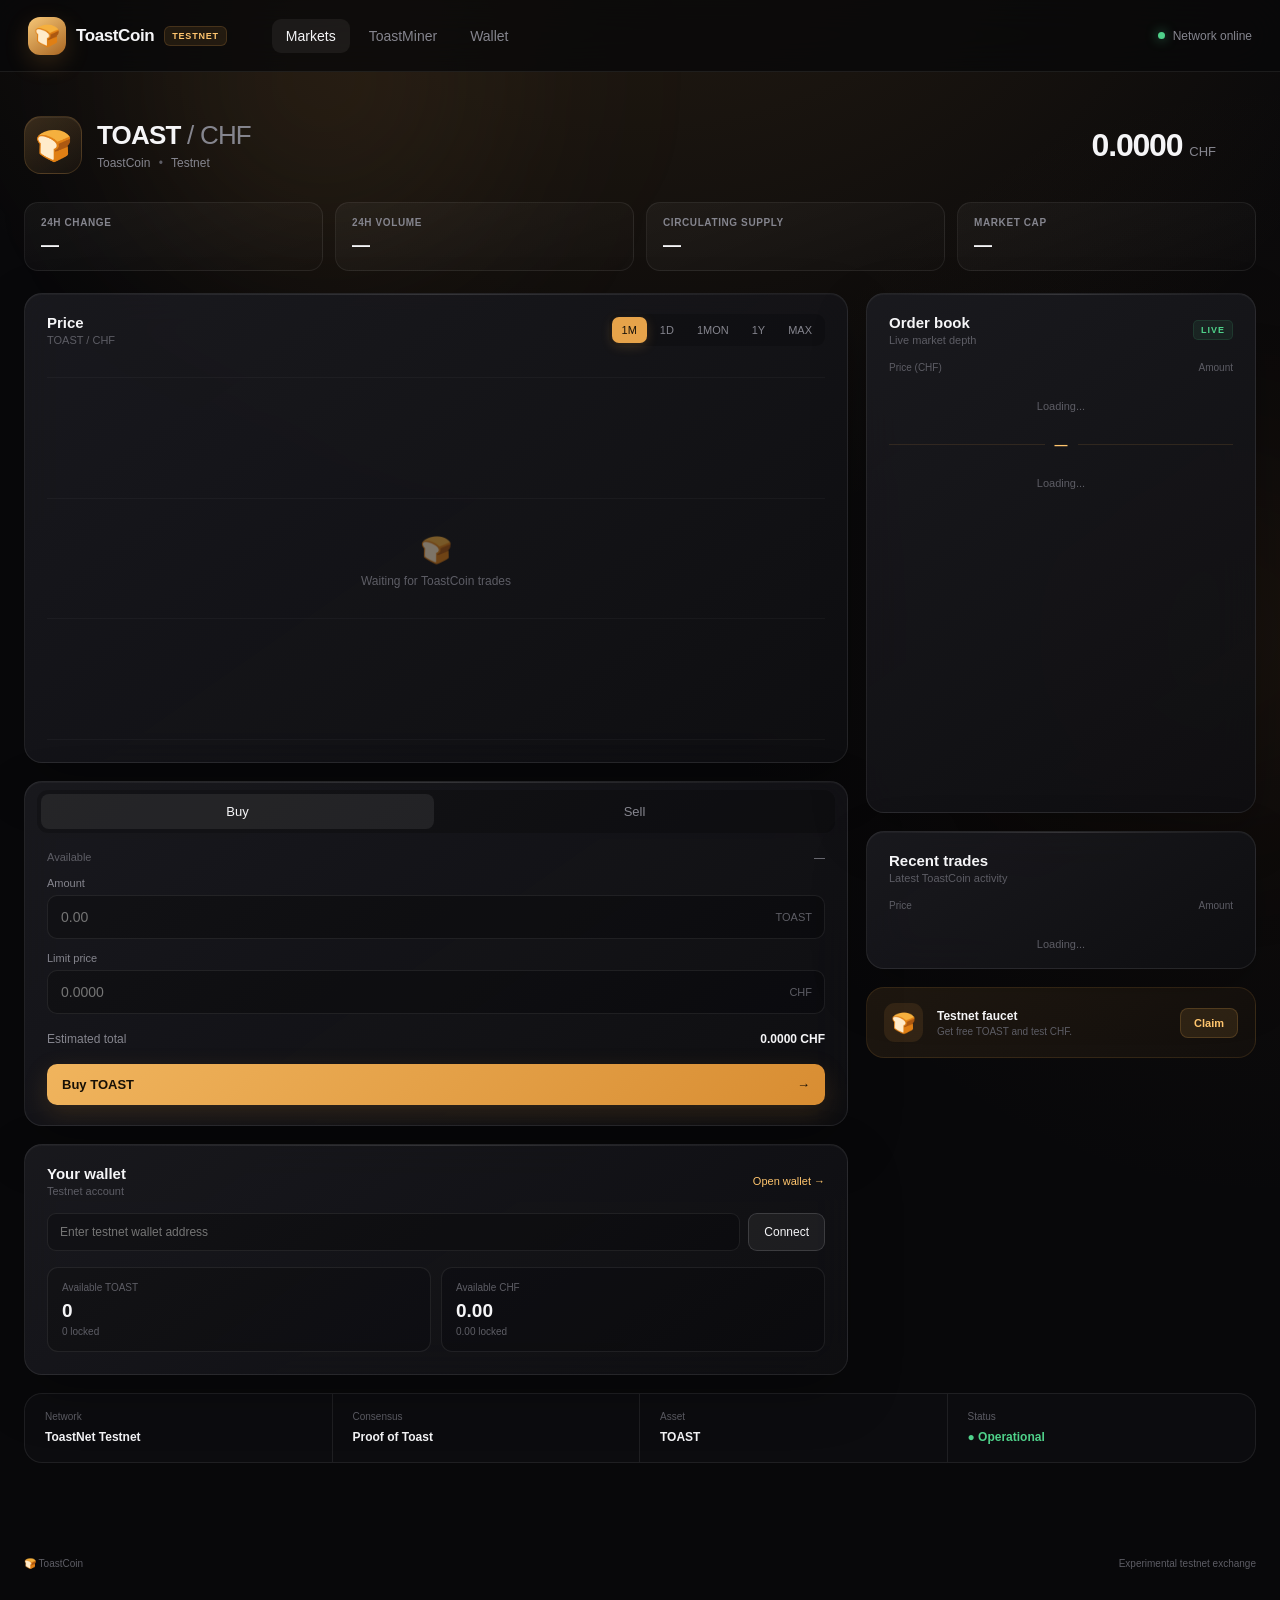
<file: index.html>
<!DOCTYPE html>

<html lang="en">

<head>
    <meta charset="UTF-8">


<meta
    name="viewport"
    content="width=device-width, initial-scale=1.0"
>

<meta
    name="theme-color"
    content="#09090b"
>

<title>ToastCoin — Exchange</title>

<link
    rel="stylesheet"
    href="style.css"
>


</head>

<body>

<div class="ambient ambient-one"></div>
<div class="ambient ambient-two"></div>

<header class="navbar">


<a
    href="index.html"
    class="brand"
>
    <span class="brand-icon">🍞</span>

    <span class="brand-text">
        ToastCoin
    </span>

    <span class="testnet-pill">
        TESTNET
    </span>
</a>

<nav class="nav-links">

    <a
        href="index.html"
        class="active"
    >
        Markets
    </a>

    <a href="miner.html">
        ToastMiner
    </a>

    <a href="wallet.html">
        Wallet
    </a>

</nav>

<div class="nav-status">
    <span class="status-dot"></span>
    Network online
</div>


</header>

<main class="page">


<section class="hero-market">

    <div class="pair-area">

        <div class="coin-icon">
            🍞
        </div>

        <div>

            <div class="pair-title">
                TOAST
                <span>/ CHF</span>
            </div>

            <div class="pair-subtitle">
                ToastCoin
                <span class="separator">•</span>
                Testnet
            </div>

        </div>

    </div>


    <div class="price-area">

        <div
            class="main-price"
            id="price"
        >
            0.0000
        </div>

        <div class="price-currency">
            CHF
        </div>

    </div>


</section>


<section class="stat-grid">

    <div class="stat-card">

        <span class="stat-label">
            24h change
        </span>

        <strong
            class="stat-value"
            id="statChange"
        >
            —
        </strong>

    </div>


    <div class="stat-card">

        <span class="stat-label">
            24h volume
        </span>

        <strong
            class="stat-value"
            id="statVolume"
        >
            —
        </strong>

    </div>


    <div class="stat-card">

        <span class="stat-label">
            Circulating supply
        </span>

        <strong
            class="stat-value"
            id="statSupply"
        >
            —
        </strong>

    </div>


    <div class="stat-card">

        <span class="stat-label">
            Market cap
        </span>

        <strong
            class="stat-value"
            id="statCap"
        >
            —
        </strong>

    </div>

</section>


<section class="main-grid">


    <div class="left-column">


        <section class="panel chart-panel">

            <div class="panel-header">

                <div>

                    <div class="panel-title">
                        Price
                    </div>

                    <div class="panel-subtitle">
                        TOAST / CHF
                    </div>

                </div>


                <div class="chart-ranges">

                    <button
                        class="range active"
                        data-range="1M"
                    >
                        1M
                    </button>

                    <button
                        class="range"
                        data-range="1D"
                    >
                        1D
                    </button>

                    <button
                        class="range"
                        data-range="1MON"
                    >
                        1MON
                    </button>

                    <button
                        class="range"
                        data-range="1Y"
                    >
                        1Y
                    </button>

                    <button
                        class="range"
                        data-range="MAX"
                    >
                        MAX
                    </button>

                </div>

            </div>


            <div class="chart-wrap">

                <div class="chart-grid-lines">
                    <span></span>
                    <span></span>
                    <span></span>
                    <span></span>
                </div>

                <canvas id="chart"></canvas>

                <div
                    class="chart-note"
                    id="chartNote"
                    style="display: none"
                ></div>

                <div
                    class="chart-empty"
                    id="chartEmpty"
                >
                    <div class="empty-icon">
                        🍞
                    </div>

                    <span>
                        Waiting for ToastCoin trades
                    </span>
                </div>

            </div>

        </section>


        <section class="panel trading-panel">

            <div class="trade-tabs">

                <button
                    class="trade-tab active"
                    id="buyTab"
                    onclick="showTrade('buy')"
                >
                    Buy
                </button>

                <button
                    class="trade-tab"
                    id="sellTab"
                    onclick="showTrade('sell')"
                >
                    Sell
                </button>

            </div>


            <div
                class="trade-form"
                id="buyForm"
            >

                <div class="available">
                    Available
                    <span id="availableCHF">
                        —
                    </span>
                </div>


                <label>
                    Amount
                </label>

                <div class="input-wrap">

                    <input
                        id="buyAmount"
                        type="number"
                        min="0"
                        step="any"
                        placeholder="0.00"
                    >

                    <span>
                        TOAST
                    </span>

                </div>


                <label>
                    Limit price
                </label>

                <div class="input-wrap">

                    <input
                        id="buyPrice"
                        type="number"
                        min="0"
                        step="any"
                        placeholder="0.0000"
                    >

                    <span>
                        CHF
                    </span>

                </div>


                <div class="order-summary">

                    <span>
                        Estimated total
                    </span>

                    <strong id="buyTotal">
                        0.0000 CHF
                    </strong>

                </div>


                <button
                    class="primary-action"
                    onclick="placeBuy()"
                >
                    <span>Buy TOAST</span>
                    <span>→</span>
                </button>

            </div>


            <div
                class="trade-form hidden"
                id="sellForm"
            >

                <div class="available">
                    Available
                    <span id="availableTOAST">
                        —
                    </span>
                </div>


                <label>
                    Amount
                </label>

                <div class="input-wrap">

                    <input
                        id="sellAmount"
                        type="number"
                        min="0"
                        step="any"
                        placeholder="0.00"
                    >

                    <span>
                        TOAST
                    </span>

                </div>


                <label>
                    Limit price
                </label>

                <div class="input-wrap">

                    <input
                        id="sellPrice"
                        type="number"
                        min="0"
                        step="any"
                        placeholder="0.0000"
                    >

                    <span>
                        CHF
                    </span>

                </div>


                <div class="order-summary">

                    <span>
                        Estimated total
                    </span>

                    <strong id="sellTotal">
                        0.0000 CHF
                    </strong>

                </div>


                <button
                    class="primary-action sell-action"
                    onclick="placeSell()"
                >
                    <span>Sell TOAST</span>
                    <span>→</span>
                </button>

            </div>

        </section>


        <section class="panel wallet-panel">

            <div class="panel-header">

                <div>

                    <div class="panel-title">
                        Your wallet
                    </div>

                    <div class="panel-subtitle">
                        Testnet account
                    </div>

                </div>

                <a
                    href="wallet.html"
                    class="small-link"
                >
                    Open wallet →
                </a>

            </div>


            <div class="wallet-address">

                <input
                    id="walletAddress"
                    placeholder="Enter testnet wallet address"
                >

                <button
                    class="load-button"
                    onclick="loadWallet()"
                >
                    Connect
                </button>

            </div>


            <div class="balance-grid">

                <div class="balance-box">

                    <span class="balance-label">
                        Available TOAST
                    </span>

                    <strong id="toastBalance">
                        0
                    </strong>

                    <small id="toastLocked">
                        0 locked
                    </small>

                </div>


                <div class="balance-box">

                    <span class="balance-label">
                        Available CHF
                    </span>

                    <strong id="chfBalance">
                        0.00
                    </strong>

                    <small id="chfLocked">
                        0.00 locked
                    </small>

                </div>

            </div>

        </section>

    </div>


    <div class="right-column">


        <section class="panel orderbook-panel">

            <div class="panel-header">

                <div>

                    <div class="panel-title">
                        Order book
                    </div>

                    <div class="panel-subtitle">
                        Live market depth
                    </div>

                </div>

                <span class="live-label">
                    LIVE
                </span>

            </div>


            <div class="book-columns">
                <span>Price (CHF)</span>
                <span>Amount</span>
            </div>


            <div
                class="order-list asks"
                id="asks"
            >
                <div class="loading">
                    Loading...
                </div>
            </div>


            <div class="mid-price">

                <span></span>

                <strong id="bookPrice">
                    —
                </strong>

                <span></span>

            </div>


            <div
                class="order-list bids"
                id="bids"
            >
                <div class="loading">
                    Loading...
                </div>
            </div>

        </section>


        <section class="panel trades-panel">

            <div class="panel-header">

                <div>

                    <div class="panel-title">
                        Recent trades
                    </div>

                    <div class="panel-subtitle">
                        Latest ToastCoin activity
                    </div>

                </div>

            </div>


            <div class="trade-columns">
                <span>Price</span>
                <span>Amount</span>
            </div>


            <div
                id="trades"
                class="recent-trades"
            >
                <div class="loading">
                    Loading...
                </div>
            </div>

        </section>


        <section class="faucet-card">

            <div class="faucet-icon">
                🍞
            </div>

            <div class="faucet-content">

                <div class="faucet-title">
                    Testnet faucet
                </div>

                <div class="faucet-description">
                    Get free TOAST and test CHF.
                </div>

            </div>

            <button
                class="faucet-button"
                onclick="claimFaucet()"
            >
                Claim
            </button>

            <div
                class="faucet-message"
                id="faucetMessage"
            ></div>

        </section>

    </div>

</section>


<section class="footer-stats">

    <div>
        <span>Network</span>
        <strong>ToastNet Testnet</strong>
    </div>

    <div>
        <span>Consensus</span>
        <strong>Proof of Toast</strong>
    </div>

    <div>
        <span>Asset</span>
        <strong>TOAST</strong>
    </div>

    <div>
        <span>Status</span>
        <strong class="online">
            ● Operational
        </strong>
    </div>

</section>


</main>

<footer class="footer">

<div>
    🍞 ToastCoin
</div>

<div>
    Experimental testnet exchange
</div>


</footer>

<script src="script.js"></script>

<script>

function showTrade(type) {

    const buy =
        document.getElementById(
            "buyForm"
        );

    const sell =
        document.getElementById(
            "sellForm"
        );

    const buyTab =
        document.getElementById(
            "buyTab"
        );

    const sellTab =
        document.getElementById(
            "sellTab"
        );


    if (type === "buy") {

        buy.classList.remove("hidden");
        sell.classList.add("hidden");

        buyTab.classList.add("active");
        sellTab.classList.remove("active");

    } else {

        sell.classList.remove("hidden");
        buy.classList.add("hidden");

        sellTab.classList.add("active");
        buyTab.classList.remove("active");

    }

}


function updateWalletNumbers() {

    const toast =
        document.getElementById(
            "toastBalance"
        );

    const chf =
        document.getElementById(
            "chfBalance"
        );


    const availableToast =
        document.getElementById(
            "availableTOAST"
        );

    const availableCHF =
        document.getElementById(
            "availableCHF"
        );


    if (toast && availableToast) {

        availableToast.textContent =
            toast.textContent +
            " TOAST";

    }


    if (chf && availableCHF) {

        availableCHF.textContent =
            chf.textContent +
            " CHF";

    }

}


const originalRefreshWallet =
    window.refreshWallet;


if (originalRefreshWallet) {

    window.refreshWallet =
        async function () {

            await originalRefreshWallet();

            updateWalletNumbers();

        };

}


const originalLoadMarket =
    window.loadMarket;


if (originalLoadMarket) {

    window.loadMarket =
        async function () {

            await originalLoadMarket();

            const price =
                document.getElementById(
                    "price"
                );

            const bookPrice =
                document.getElementById(
                    "bookPrice"
                );


            if (
                price &&
                bookPrice
            ) {

                bookPrice.textContent =
                    price.textContent;

            }

        };

}


</script>

</body>
</html>
</file>
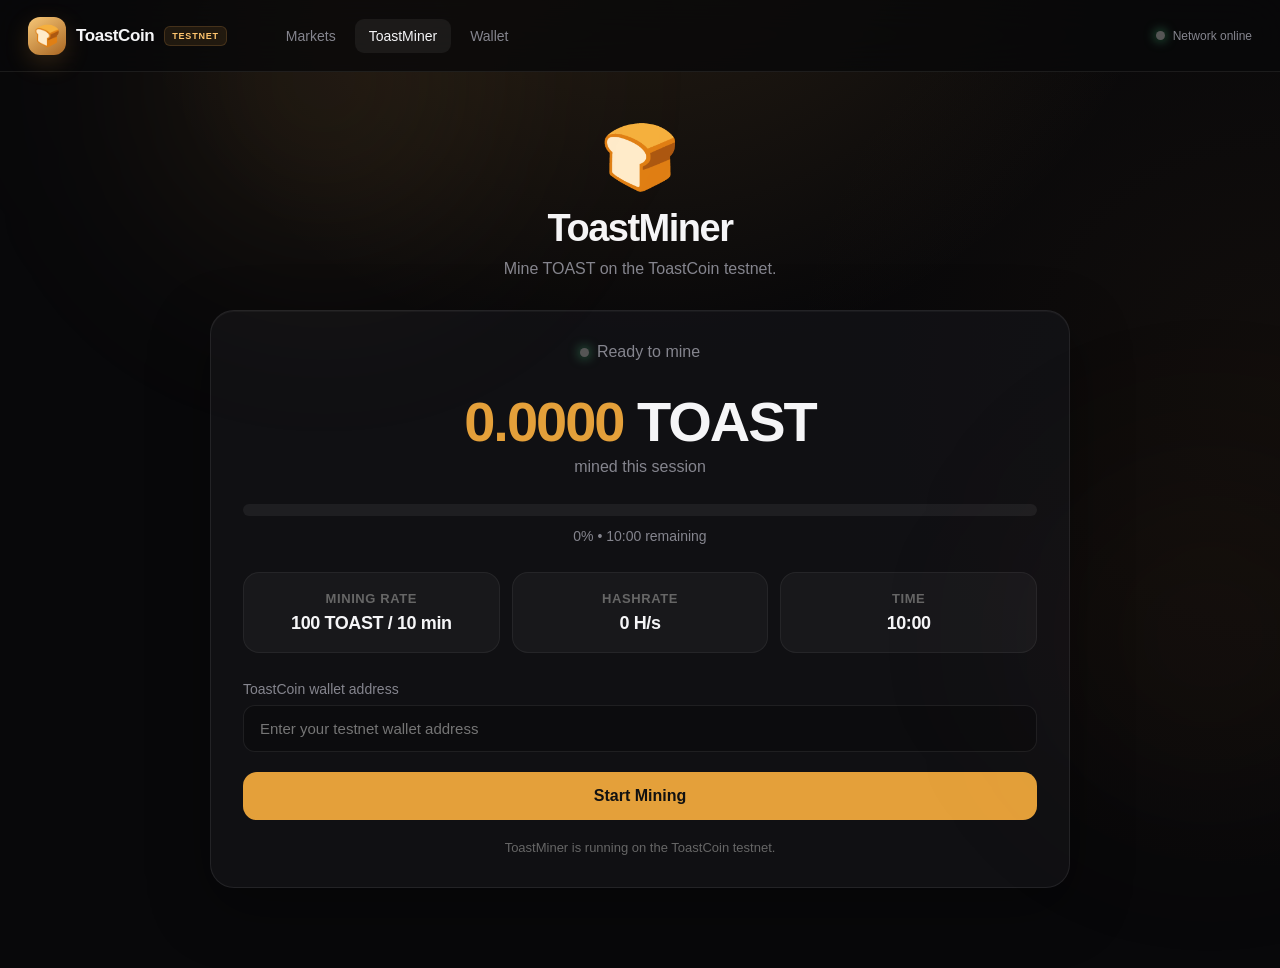
<file: miner.html>
<!DOCTYPE html>

<html lang="en">
<head>
    <meta charset="UTF-8">
    <meta name="viewport" content="width=device-width, initial-scale=1.0">
    <meta name="theme-color" content="#08080a">
    <title>ToastMiner • ToastCoin</title>


<link rel="stylesheet" href="style.css">

<style>
    .miner-page {
        max-width: 900px;
        margin: 0 auto;
        padding: 48px 20px 80px;
    }

    .miner-header {
        text-align: center;
        margin-bottom: 32px;
    }

    .miner-icon {
        font-size: 64px;
        margin-bottom: 12px;
    }

    .miner-title {
        font-size: 38px;
        font-weight: 800;
        letter-spacing: -1.5px;
        margin: 0;
    }

    .miner-subtitle {
        color: #85858e;
        margin-top: 10px;
    }

    .miner-card {
        background: rgba(19, 19, 23, 0.82);
        border: 1px solid rgba(255, 255, 255, 0.08);
        border-radius: 24px;
        padding: 32px;
        box-shadow:
            0 20px 60px rgba(0, 0, 0, 0.35),
            inset 0 1px 0 rgba(255, 255, 255, 0.04);
    }

    .miner-status {
        display: flex;
        align-items: center;
        justify-content: center;
        gap: 8px;
        color: #85858e;
        margin-bottom: 28px;
    }

    .status-dot {
        width: 9px;
        height: 9px;
        border-radius: 50%;
        background: #555;
    }

    .status-dot.mining {
        background: #e4a03a;
        box-shadow: 0 0 14px rgba(228, 160, 58, 0.7);
    }

    .reward {
        text-align: center;
        font-size: 56px;
        font-weight: 800;
        letter-spacing: -2px;
    }

    .reward span {
        color: #e4a03a;
    }

    .reward-label {
        text-align: center;
        color: #85858e;
        margin-top: 4px;
        margin-bottom: 28px;
    }

    .progress-wrap {
        height: 12px;
        background: rgba(255, 255, 255, 0.06);
        border-radius: 999px;
        overflow: hidden;
        margin-bottom: 12px;
    }

    .progress {
        width: 0%;
        height: 100%;
        background: #e4a03a;
        border-radius: inherit;
        transition: width 0.2s linear;
    }

    .progress-text {
        text-align: center;
        color: #85858e;
        font-size: 14px;
        margin-bottom: 28px;
    }

    .miner-stats {
        display: grid;
        grid-template-columns: repeat(3, 1fr);
        gap: 12px;
        margin-bottom: 28px;
    }

    .stat {
        background: rgba(255, 255, 255, 0.035);
        border: 1px solid rgba(255, 255, 255, 0.06);
        border-radius: 16px;
        padding: 18px;
        text-align: center;
    }

    .stat-label {
        color: #666;
        font-size: 13px;
        margin-bottom: 7px;
    }

    .stat-value {
        font-size: 18px;
        font-weight: 700;
    }

    .wallet-box {
        margin-bottom: 20px;
    }

    .wallet-box label {
        display: block;
        color: #85858e;
        font-size: 14px;
        margin-bottom: 8px;
    }

    .wallet-input {
        width: 100%;
        box-sizing: border-box;
        padding: 14px 16px;
        border-radius: 12px;
        border: 1px solid rgba(255, 255, 255, 0.08);
        background: rgba(0, 0, 0, 0.25);
        color: #f5f5f7;
        outline: none;
        font-size: 15px;
    }

    .wallet-input:focus {
        border-color: rgba(228, 160, 58, 0.5);
    }

    .miner-button {
        width: 100%;
        border: 0;
        border-radius: 14px;
        padding: 15px 20px;
        font-size: 16px;
        font-weight: 700;
        cursor: pointer;
        background: #e4a03a;
        color: #111;
        transition:
            transform 0.15s ease,
            opacity 0.15s ease;
    }

    .miner-button:hover {
        transform: translateY(-1px);
    }

    .miner-button:active {
        transform: translateY(1px);
    }

    .miner-button.stop {
        background: rgba(255, 255, 255, 0.08);
        color: #f5f5f7;
    }

    .miner-note {
        text-align: center;
        color: #666;
        font-size: 13px;
        margin-top: 20px;
    }

    @media (max-width: 650px) {
        .miner-stats {
            grid-template-columns: 1fr;
        }

        .reward {
            font-size: 42px;
        }

        .miner-card {
            padding: 22px;
        }
    }
</style>


</head>

<body>


<div class="ambient ambient-one"></div>
<div class="ambient ambient-two"></div>

<header class="navbar">

<a
    href="index.html"
    class="brand"
>
    <span class="brand-icon">🍞</span>

    <span class="brand-text">
        ToastCoin
    </span>

    <span class="testnet-pill">
        TESTNET
    </span>
</a>

<nav class="nav-links">

    <a href="index.html">
        Markets
    </a>

    <a
        href="miner.html"
        class="active"
    >
        ToastMiner
    </a>

    <a href="wallet.html">
        Wallet
    </a>

</nav>

<div class="nav-status">
    <span class="status-dot"></span>
    Network online
</div>

</header>

<main class="miner-page">

    <div class="miner-header">
        <div class="miner-icon">🍞</div>

        <h1 class="miner-title">
            ToastMiner
        </h1>

        <p class="miner-subtitle">
            Mine TOAST on the ToastCoin testnet.
        </p>
    </div>

    <section class="miner-card">

        <div class="miner-status">
            <div
                id="statusDot"
                class="status-dot"
            ></div>

            <span id="status">
                Ready to mine
            </span>
        </div>

        <div class="reward">
            <span id="mined">
                0.0000
            </span>
            TOAST
        </div>

        <div class="reward-label">
            mined this session
        </div>

        <div class="progress-wrap">
            <div
                id="progress"
                class="progress"
            ></div>
        </div>

        <div
            id="progressText"
            class="progress-text"
        >
            0% • 10:00 remaining
        </div>

        <div class="miner-stats">

            <div class="stat">
                <div class="stat-label">
                    Mining rate
                </div>

                <div class="stat-value">
                    100 TOAST / 10 min
                </div>
            </div>

            <div class="stat">
                <div class="stat-label">
                    Hashrate
                </div>

                <div
                    id="hashrate"
                    class="stat-value"
                >
                    0 H/s
                </div>
            </div>

            <div class="stat">
                <div class="stat-label">
                    Time
                </div>

                <div
                    id="time"
                    class="stat-value"
                >
                    10:00
                </div>
            </div>

        </div>

        <div class="wallet-box">

            <label for="wallet">
                ToastCoin wallet address
            </label>

            <input
                id="wallet"
                class="wallet-input"
                type="text"
                placeholder="Enter your testnet wallet address"
            >

        </div>

        <button
            id="mineButton"
            class="miner-button"
        >
            Start Mining
        </button>

        <div class="miner-note">
            ToastMiner is running on the ToastCoin testnet.
        </div>

    </section>

</main>
<script>
    const API =
        "https://toastcoin-exchange.dominikkoba22.workers.dev";

    // Shared with wallet.html and index.html, so one address is used everywhere.
    const WALLET_KEY = "toastWallet";
    const SESSION_KEY = "toastMinerSession";

    // Must match the Worker: 100 TOAST over 600 seconds.
    const DURATION = 600;
    const REWARD = 100;
    const CLAIM_EVERY = 10000;

    const walletInput = document.getElementById("wallet");
    const mineButton = document.getElementById("mineButton");
    const statusText = document.getElementById("status");
    const statusDot = document.getElementById("statusDot");
    const minedElement = document.getElementById("mined");
    const progressElement = document.getElementById("progress");
    const progressText = document.getElementById("progressText");
    const hashrateElement = document.getElementById("hashrate");
    const timeElement = document.getElementById("time");

    let mining = false;
    let sessionId = null;
    let startedAt = 0;
    let timer = null;
    let lastClaim = 0;
    let busy = false;
    let claiming = false;

    function address() {
        return walletInput.value.trim();
    }

    function formatTime(seconds) {
        const total = Math.max(0, Math.ceil(seconds));
        const minutes = Math.floor(total / 60);
        const secs = total % 60;

        return (
            String(minutes).padStart(2, "0") +
            ":" +
            String(secs).padStart(2, "0")
        );
    }

    function setStatus(text, active) {
        statusText.textContent = text;
        statusDot.classList.toggle("mining", Boolean(active));
    }

    async function api(endpoint, options = {}) {
        const response = await fetch(API + endpoint, options);

        let data = {};

        try {
            data = await response.json();
        } catch (error) {
            data = {};
        }

        if (!response.ok) {
            throw new Error(data.error || "Request failed");
        }

        return data;
    }

    function post(endpoint, body) {
        return api(endpoint, {
            method: "POST",
            headers: {
                "Content-Type": "application/json"
            },
            body: JSON.stringify(body)
        });
    }

    function render() {
        const elapsed = Math.min(
            (Date.now() - startedAt) / 1000,
            DURATION
        );

        const percent = (elapsed / DURATION) * 100;
        const remaining = Math.max(0, DURATION - elapsed);

        progressElement.style.width = percent + "%";

        progressText.textContent =
            Math.floor(percent) +
            "% • " +
            formatTime(remaining) +
            " remaining";

        timeElement.textContent = formatTime(remaining);

        minedElement.textContent =
            ((elapsed / DURATION) * REWARD).toFixed(4);

        if (mining) {
            hashrateElement.textContent =
                Math.floor(850 + Math.random() * 350).toLocaleString() +
                " H/s";
        }
    }

    function rememberSession() {
        localStorage.setItem(WALLET_KEY, address());

        localStorage.setItem(
            SESSION_KEY,
            JSON.stringify({
                address: address(),
                sessionId,
                startedAt: Math.floor(startedAt / 1000)
            })
        );
    }

    function forgetSession() {
        localStorage.removeItem(SESSION_KEY);

        sessionId = null;
        startedAt = 0;
        mining = false;
        claiming = false;
        busy = false;

        clearInterval(timer);
        timer = null;

        walletInput.disabled = false;
        mineButton.disabled = false;
        mineButton.classList.remove("stop");
        mineButton.textContent = "Start Mining";

        hashrateElement.textContent = "0 H/s";
    }

    function beginSession() {
        mining = true;
        lastClaim = Date.now();

        setStatus("Mining TOAST...", true);

        mineButton.disabled = false;
        mineButton.textContent = "Stop Mining";
        mineButton.classList.add("stop");

        walletInput.disabled = true;

        clearInterval(timer);
        timer = setInterval(tick, 250);

        render();
    }

    async function claim() {
        if (!sessionId || claiming) {
            return null;
        }

        claiming = true;

        try {
            const data = await post("/api/miner/claim", {
                address: address(),
                sessionId
            });

            minedElement.textContent =
                Number(data.total || 0).toFixed(4);

            return data;

        } catch (error) {
            // A dropped poll is not fatal: the Worker keeps the elapsed
            // time and the next claim catches up.
            console.error("Miner claim failed:", error);
            return null;

        } finally {
            claiming = false;
        }
    }

    async function tick() {
        if (!mining) {
            return;
        }

        render();

        if (Date.now() - lastClaim >= CLAIM_EVERY) {
            lastClaim = Date.now();
            claim();
        }

        if (Date.now() - startedAt >= DURATION * 1000) {
            await settle("complete");
        }
    }

    async function settle(reason) {
        if (!mining) {
            return;
        }

        mining = false;

        clearInterval(timer);
        timer = null;

        mineButton.disabled = true;
        mineButton.textContent = "Claiming...";

        progressElement.style.width = "100%";
        progressText.textContent = "100% • Mining complete";
        timeElement.textContent = "00:00";

        try {
            const data = await post("/api/miner/stop", {
                address: address(),
                sessionId
            });

            const total = Number(data.total || 0);

            minedElement.textContent = total.toFixed(4);

            setStatus(
                reason === "complete"
                    ? "Reward claimed"
                    : "Mining stopped",
                false
            );

            if (reason === "complete" && total > 0) {
                alert(
                    "You mined " +
                    total.toFixed(4) +
                    " TOAST!"
                );
            }

        } catch (error) {
            console.error("Miner stop failed:", error);
            setStatus("Claim failed", false);

        } finally {
            forgetSession();

            if (reason !== "complete") {
                progressElement.style.width = "0%";
                progressText.textContent = "0% • 10:00 remaining";
                timeElement.textContent = "10:00";
                minedElement.textContent = "0.0000";
            }
        }
    }

    async function startMining() {
        if (mining || busy) {
            return;
        }

        const addr = address();

        if (!addr) {
            alert(
                "Enter your ToastCoin wallet address, or create one on the wallet page."
            );

            walletInput.focus();
            return;
        }

        busy = true;
        mineButton.disabled = true;
        mineButton.textContent = "Starting...";

        try {
            const data = await post("/api/miner/start", {
                address: addr
            });

            sessionId = data.sessionId;
            startedAt = Number(data.startedAt) * 1000;

            rememberSession();
            beginSession();

        } catch (error) {
            console.error("Miner start failed:", error);

            setStatus("Unable to start mining", false);

            alert(
                error.message ||
                "Could not start ToastMiner."
            );

        } finally {
            if (!mining) {
                busy = false;
                mineButton.disabled = false;
                mineButton.textContent = "Start Mining";
            }
        }
    }

    mineButton.addEventListener("click", () => {
        if (mining) {
            settle("stopped");
        } else {
            startMining();
        }
    });

    walletInput.addEventListener("change", () => {
        if (mining) {
            return;
        }

        localStorage.setItem(WALLET_KEY, address());
    });


    // Resume a session that was still running when the page was closed.
    // /api/miner/start is idempotent per address, so it returns the live
    // session and its original start time.
    (async function restore() {
        const saved = localStorage.getItem(WALLET_KEY);

        if (saved) {
            walletInput.value = saved;
        }

        let session = null;

        try {
            session = JSON.parse(
                localStorage.getItem(SESSION_KEY) || "null"
            );
        } catch (error) {
            session = null;
        }

        if (!session || !session.sessionId || !session.address) {
            setStatus("Ready to mine", false);
            return;
        }

        walletInput.value = session.address;
        mineButton.disabled = true;
        mineButton.textContent = "Resuming...";

        try {
            const data = await post("/api/miner/start", {
                address: session.address
            });

            sessionId = data.sessionId;
            startedAt = Number(data.startedAt) * 1000;

            rememberSession();

            if (Date.now() - startedAt >= DURATION * 1000) {
                mining = true;
                await settle("complete");
            } else {
                beginSession();
                await claim();
            }

        } catch (error) {
            console.error("Could not resume mining session:", error);

            forgetSession();
            setStatus("Ready to mine", false);
        }
    })();
</script>

</body>
</html>
</file>
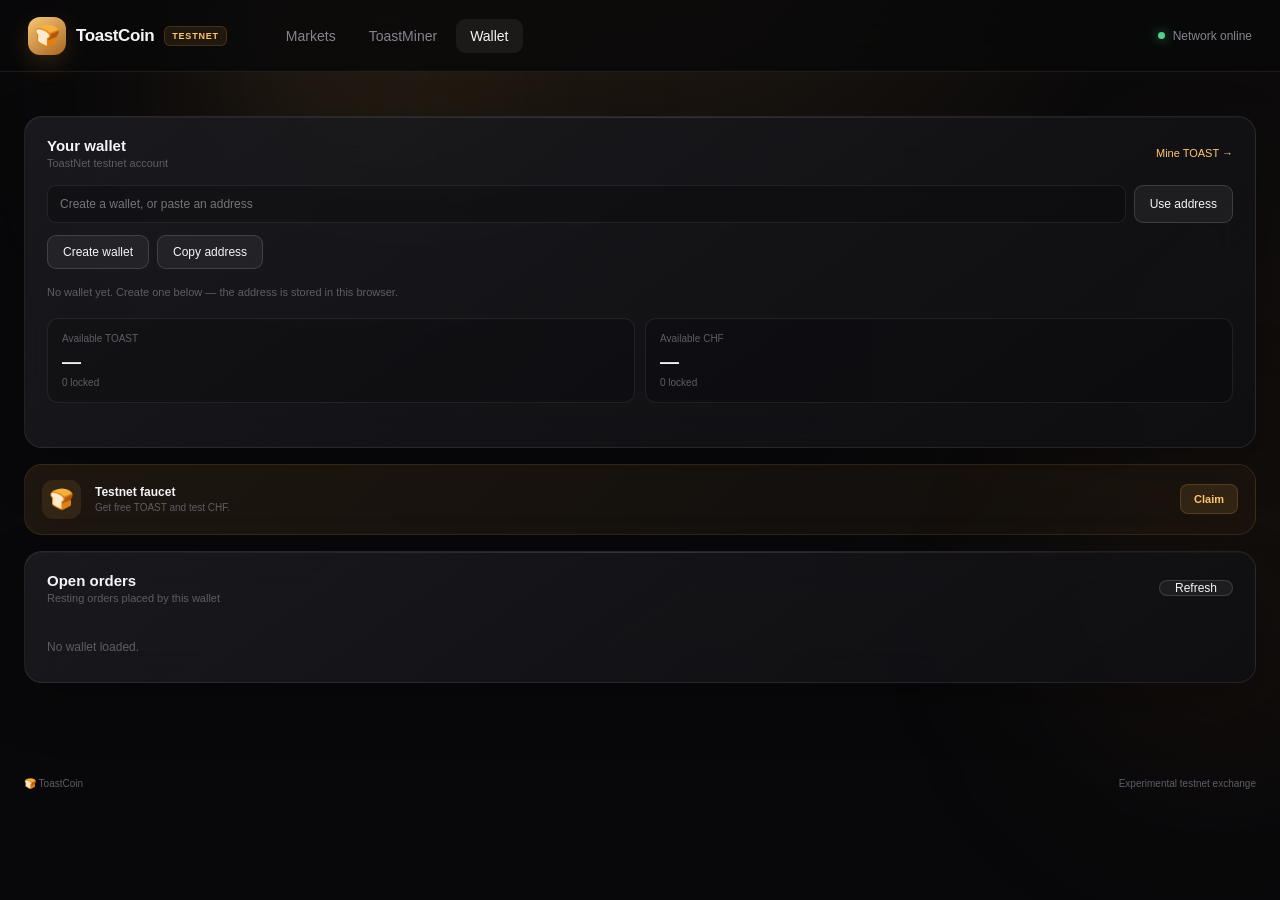
<file: wallet.html>
<!DOCTYPE html>

<html lang="en">

<head>
    <meta charset="UTF-8">

    <meta
        name="viewport"
        content="width=device-width, initial-scale=1.0"
    >

    <meta
        name="theme-color"
        content="#09090b"
    >

    <title>Wallet • ToastCoin</title>

    <link
        rel="stylesheet"
        href="style.css"
    >

    <style>
        .wallet-stack {
            display: grid;
            gap: 16px;
        }

        .wallet-actions {
            display: flex;
            flex-wrap: wrap;
            gap: 8px;
            padding: 12px 22px 0;
        }

        .wallet-actions button {
            height: 34px;
        }

        .wallet-note {
            padding: 14px 22px 0;
            color: #5d5d65;
            font-size: 11px;
            line-height: 1.7;
        }

        .balance-grid {
            padding-bottom: 22px;
        }

        .order-lines {
            padding-bottom: 8px;
        }

        .order-line {
            display: grid;
            grid-template-columns: 52px 1fr 1fr 1fr auto;
            align-items: center;
            gap: 10px;
            padding: 11px 22px;
            border-top: 1px solid rgba(255, 255, 255, 0.045);
            font-size: 12px;
        }

        .order-line.head {
            border-top: 0;
            color: #5d5d65;
            font-size: 10px;
            text-transform: uppercase;
            letter-spacing: 0.06em;
        }

        .side-buy {
            color: #4fd18a;
            font-weight: 700;
        }

        .side-sell {
            color: #ed7378;
            font-weight: 700;
        }

        .ghost-button {
            border: 1px solid rgba(237, 115, 120, 0.35);
            border-radius: 8px;
            padding: 6px 12px;
            background: transparent;
            color: #ed7378;
            font-size: 11px;
        }

        .ghost-button:hover {
            background: rgba(237, 115, 120, 0.1);
        }

        .empty-orders {
            padding: 20px 22px;
            color: #5d5d65;
            font-size: 12px;
        }

        @media (max-width: 650px) {
            .order-line {
                grid-template-columns: 46px 1fr 1fr;
                row-gap: 6px;
            }

            .order-line .hide-small {
                display: none;
            }
        }
    </style>

</head>

<body>

<div class="ambient ambient-one"></div>
<div class="ambient ambient-two"></div>

<header class="navbar">

<a
    href="index.html"
    class="brand"
>
    <span class="brand-icon">🍞</span>

    <span class="brand-text">
        ToastCoin
    </span>

    <span class="testnet-pill">
        TESTNET
    </span>
</a>

<nav class="nav-links">

    <a href="index.html">
        Markets
    </a>

    <a href="miner.html">
        ToastMiner
    </a>

    <a
        href="wallet.html"
        class="active"
    >
        Wallet
    </a>

</nav>

<div class="nav-status">
    <span class="status-dot"></span>
    Network online
</div>

</header>

<main class="page">

<div class="wallet-stack">

    <section class="panel wallet-panel">

        <div class="panel-header">

            <div>

                <div class="panel-title">
                    Your wallet
                </div>

                <div class="panel-subtitle">
                    ToastNet testnet account
                </div>

            </div>

            <a
                href="miner.html"
                class="small-link"
            >
                Mine TOAST →
            </a>

        </div>


        <div class="wallet-address">

            <input
                id="walletAddress"
                placeholder="Create a wallet, or paste an address"
                spellcheck="false"
            >

            <button
                class="load-button"
                id="useButton"
            >
                Use address
            </button>

        </div>


        <div class="wallet-actions">

            <button
                class="load-button"
                id="createButton"
            >
                Create wallet
            </button>

            <button
                class="load-button"
                id="copyButton"
            >
                Copy address
            </button>

        </div>


        <div
            class="wallet-note"
            id="walletNote"
        >
            No wallet yet. Create one below — the address is stored in
            this browser.
        </div>


        <div class="balance-grid">

            <div class="balance-box">

                <span class="balance-label">
                    Available TOAST
                </span>

                <strong id="toastBalance">
                    —
                </strong>

                <small id="toastLocked">
                    0 locked
                </small>

            </div>


            <div class="balance-box">

                <span class="balance-label">
                    Available CHF
                </span>

                <strong id="chfBalance">
                    —
                </strong>

                <small id="chfLocked">
                    0 locked
                </small>

            </div>

        </div>

    </section>


    <section class="faucet-card">

        <div class="faucet-icon">
            🍞
        </div>

        <div class="faucet-content">

            <div class="faucet-title">
                Testnet faucet
            </div>

            <div class="faucet-description">
                Get free TOAST and test CHF.
            </div>

        </div>

        <button
            class="faucet-button"
            id="faucetButton"
        >
            Claim
        </button>

        <div
            class="faucet-message"
            id="faucetMessage"
        ></div>

    </section>


    <section class="panel">

        <div class="panel-header">

            <div>

                <div class="panel-title">
                    Open orders
                </div>

                <div class="panel-subtitle">
                    Resting orders placed by this wallet
                </div>

            </div>

            <button
                class="load-button"
                id="refreshButton"
            >
                Refresh
            </button>

        </div>


        <div
            class="order-lines"
            id="orderList"
        ></div>

    </section>

</div>

</main>


<footer class="footer">

    <div>
        🍞 ToastCoin
    </div>

    <div>
        Experimental testnet exchange
    </div>

</footer>


<script>
    const API =
        "https://toastcoin-exchange.dominikkoba22.workers.dev";

    const WALLET_KEY = "toastWallet";

    const addressInput = document.getElementById("walletAddress");
    const note = document.getElementById("walletNote");
    const faucetMessage = document.getElementById("faucetMessage");
    const orderList = document.getElementById("orderList");

    const toastBalance = document.getElementById("toastBalance");
    const toastLocked = document.getElementById("toastLocked");
    const chfBalance = document.getElementById("chfBalance");
    const chfLocked = document.getElementById("chfLocked");


    function amount(value) {
        return Number(value || 0).toLocaleString(
            "en-CH",
            {
                minimumFractionDigits: 2,
                maximumFractionDigits: 4
            }
        );
    }


    function money(value) {
        return Number(value || 0).toFixed(2);
    }


    function savedAddress() {
        return localStorage.getItem(WALLET_KEY) || "";
    }


    function currentAddress() {
        return (
            savedAddress() ||
            addressInput.value.trim()
        );
    }


    async function api(endpoint, options = {}) {
        const response = await fetch(API + endpoint, options);

        let data = {};

        try {
            data = await response.json();
        } catch (error) {
            data = {};
        }

        if (!response.ok) {
            throw new Error(
                data.error ||
                "Request failed"
            );
        }

        return data;
    }


    /*
     * The testnet has no keys: an address is the whole wallet and the
     * Worker trusts whoever sends it. 16 random bytes keep addresses
     * unique without pretending to be a real keypair.
     */
    function makeAddress() {
        const bytes = crypto.getRandomValues(new Uint8Array(16));

        return (
            "t1_" +
            Array.from(bytes)
                .map(
                    byte => byte.toString(16).padStart(2, "0")
                )
                .join("")
        );
    }


    async function createWallet() {
        const existing = savedAddress();

        if (
            existing &&
            !confirm(
                "Replace the current wallet?\n\n" +
                existing +
                "\n\nIts address stays valid, so save it if it holds funds."
            )
        ) {
            return;
        }

        const address = makeAddress();

        localStorage.setItem(WALLET_KEY, address);
        addressInput.value = address;

        note.textContent =
            "New wallet created. This address is the whole wallet — " +
            "copy it to keep access from another browser.";

        await refresh();
    }


    async function useAddress() {
        const address = addressInput.value.trim();

        if (!address) {
            alert("Paste or create a wallet address first.");
            return;
        }

        if (address.startsWith("mm:")) {
            alert("That address is reserved for the market maker.");
            return;
        }

        localStorage.setItem(WALLET_KEY, address);

        note.textContent =
            "Loaded " + address + " from this browser.";

        await refresh();
    }


    async function copyAddress() {
        const address = currentAddress();

        if (!address) {
            alert("There is no wallet address to copy yet.");
            return;
        }

        try {
            await navigator.clipboard.writeText(address);
            note.textContent = "Address copied to the clipboard.";
        } catch (error) {
            addressInput.select();
            note.textContent =
                "Copy blocked by the browser — the address is selected, press Ctrl/Cmd + C.";
        }
    }


    function renderBalance(data) {
        toastBalance.textContent = amount(data.toast);
        toastLocked.textContent = amount(data.toast_locked) + " locked";

        chfBalance.textContent = money(data.chf);
        chfLocked.textContent = money(data.chf_locked) + " locked";
    }


    function clearBalance() {
        toastBalance.textContent = "—";
        toastLocked.textContent = "0 locked";
        chfBalance.textContent = "—";
        chfLocked.textContent = "0 locked";
    }


    function renderOrders(orders) {
        orderList.innerHTML = "";

        if (!orders.length) {
            orderList.innerHTML =
                '<div class="empty-orders">No open orders.</div>';

            return;
        }

        const head = document.createElement("div");
        head.className = "order-line head";

        head.innerHTML =
            "<span>Side</span>" +
            "<span>Price</span>" +
            "<span>Amount</span>" +
            "<span class=\"hide-small\">Total</span>" +
            "<span></span>";

        orderList.appendChild(head);

        orders.forEach(order => {
            const row = document.createElement("div");
            row.className = "order-line";

            const side = document.createElement("span");
            side.className =
                order.side === "buy" ? "side-buy" : "side-sell";
            side.textContent = order.side.toUpperCase();

            const price = document.createElement("span");
            price.textContent =
                Number(order.price).toFixed(4) + " CHF";

            const remaining = document.createElement("span");
            remaining.textContent =
                amount(order.remaining) + " TOAST";

            const total = document.createElement("span");
            total.className = "hide-small";
            total.textContent =
                money(order.remaining * order.price) + " CHF";

            const cancel = document.createElement("button");
            cancel.className = "ghost-button";
            cancel.textContent = "Cancel";
            cancel.addEventListener(
                "click",
                () => cancelOrder(order.id)
            );

            row.appendChild(side);
            row.appendChild(price);
            row.appendChild(remaining);
            row.appendChild(total);
            row.appendChild(cancel);

            orderList.appendChild(row);
        });
    }


    async function loadOrders(address) {
        try {
            const data = await api(
                "/api/orders?address=" +
                encodeURIComponent(address)
            );

            renderOrders(data.orders || []);

        } catch (error) {
            console.error("Could not load open orders:", error);

            orderList.innerHTML =
                '<div class="empty-orders">' +
                "Could not load open orders: " +
                error.message +
                "</div>";
        }
    }


    async function refresh() {
        const address = currentAddress();

        if (!address) {
            clearBalance();

            orderList.innerHTML =
                '<div class="empty-orders">No wallet loaded.</div>';

            return;
        }

        addressInput.value = address;

        try {
            const data = await api(
                "/api/balance?address=" +
                encodeURIComponent(address)
            );

            renderBalance(data);

        } catch (error) {
            console.error("Could not load balance:", error);
        }

        await loadOrders(address);
    }


    async function claimFaucet() {
        const address = currentAddress();

        if (!address) {
            alert("Create or load a wallet first.");
            return;
        }

        localStorage.setItem(WALLET_KEY, address);

        faucetMessage.textContent = "Claiming...";

        try {
            const data = await api(
                "/api/faucet",
                {
                    method: "POST",

                    headers: {
                        "Content-Type": "application/json"
                    },

                    body: JSON.stringify({ address })
                }
            );

            faucetMessage.textContent =
                "Received " +
                amount(data.toast) +
                " TOAST and " +
                money(data.chf) +
                " CHF.";

            await refresh();

        } catch (error) {
            faucetMessage.textContent = error.message;
        }
    }


    async function cancelOrder(orderId) {
        const address = currentAddress();

        if (!address) {
            return;
        }

        try {
            await api(
                "/api/order",
                {
                    method: "DELETE",

                    headers: {
                        "Content-Type": "application/json"
                    },

                    body: JSON.stringify({
                        address,
                        orderId
                    })
                }
            );

            await refresh();

        } catch (error) {
            alert(error.message);
        }
    }


    document
        .getElementById("createButton")
        .addEventListener("click", createWallet);

    document
        .getElementById("useButton")
        .addEventListener("click", useAddress);

    document
        .getElementById("copyButton")
        .addEventListener("click", copyAddress);

    document
        .getElementById("faucetButton")
        .addEventListener("click", claimFaucet);

    document
        .getElementById("refreshButton")
        .addEventListener("click", refresh);

    addressInput.addEventListener(
        "keydown",
        event => {
            if (event.key === "Enter") {
                useAddress();
            }
        }
    );


    refresh();

</script>

</body>

</html>
</file>
<file: style.css>
* {
  box-sizing: border-box;
  }

html {
background: #08080a;
}

body {
margin: 0;
min-height: 100vh;
background:
radial-gradient(circle at 50% -20%, rgba(230, 163, 74, 0.16), transparent 42%),
radial-gradient(circle at 100% 40%, rgba(130, 80, 30, 0.08), transparent 35%),
#08080a;
color: #f5f5f7;
font-family: Inter, ui-sans-serif, -apple-system, BlinkMacSystemFont, "Segoe UI", sans-serif;
overflow-x: hidden;
}

button,
input {
font: inherit;
}

button {
cursor: pointer;
}

a {
color: inherit;
text-decoration: none;
}

.hidden {
display: none !important;
}

/* NAVIGATION */

.navbar {
position: sticky;
top: 0;
z-index: 100;
height: 72px;
display: flex;
align-items: center;
padding: 0 28px;
background: rgba(8, 8, 10, 0.78);
border-bottom: 1px solid rgba(255, 255, 255, 0.08);
backdrop-filter: blur(24px);
-webkit-backdrop-filter: blur(24px);
}

.brand {
display: flex;
align-items: center;
gap: 10px;
font-size: 17px;
font-weight: 750;
}

.brand-icon {
width: 38px;
height: 38px;
display: grid;
place-items: center;
border-radius: 12px;
background: linear-gradient(145deg, #f7c777, #a96622);
box-shadow: 0 8px 25px rgba(214, 146, 56, 0.2);
font-size: 21px;
}

.brand-text {
letter-spacing: -0.4px;
}

.testnet-pill {
padding: 4px 7px;
border-radius: 6px;
background: rgba(230, 163, 74, 0.1);
border: 1px solid rgba(230, 163, 74, 0.18);
color: #ffc56e;
font-size: 9px;
font-weight: 800;
letter-spacing: 0.8px;
}

.nav-links {
display: flex;
gap: 5px;
margin-left: 45px;
}

.nav-links a {
padding: 9px 14px;
border-radius: 9px;
color: #85858e;
font-size: 14px;
transition: 0.2s ease;
}

.nav-links a:hover,
.nav-links a.active {
color: #f5f5f7;
background: rgba(255, 255, 255, 0.06);
}

.nav-status {
margin-left: auto;
display: flex;
align-items: center;
gap: 8px;
color: #85858e;
font-size: 12px;
}

.status-dot {
width: 7px;
height: 7px;
border-radius: 50%;
background: #4fd18a;
box-shadow: 0 0 12px rgba(79, 209, 138, 0.7);
}

/* PAGE */

.page {
width: min(1320px, calc(100% - 48px));
margin: 0 auto;
padding: 44px 0 70px;
}

/* MARKET HEADER */

.hero-market {
display: grid;
grid-template-columns: 1fr auto auto;
align-items: center;
gap: 40px;
margin-bottom: 28px;
}

.pair-area {
display: flex;
align-items: center;
gap: 15px;
}

.coin-icon {
width: 58px;
height: 58px;
display: grid;
place-items: center;
border-radius: 17px;
background: linear-gradient(
145deg,
rgba(238, 174, 91, 0.2),
rgba(238, 174, 91, 0.035)
);
border: 1px solid rgba(238, 174, 91, 0.17);
box-shadow: inset 0 1px 0 rgba(255, 255, 255, 0.06);
font-size: 30px;
}

.pair-title {
font-size: 26px;
font-weight: 750;
letter-spacing: -0.8px;
}

.pair-title span {
color: #85858e;
font-weight: 500;
}

.pair-subtitle {
margin-top: 5px;
color: #85858e;
font-size: 12px;
}

.separator {
color: #5d5d65;
margin: 0 5px;
}

.price-area {
display: flex;
align-items: baseline;
gap: 7px;
}

.main-price {
font-size: 32px;
font-weight: 750;
letter-spacing: -1.2px;
}

.price-currency {
color: #85858e;
font-size: 13px;
}

.ambient {
position: fixed;
z-index: 0;
pointer-events: none;
border-radius: 50%;
filter: blur(90px);
}

.ambient-one {
top: -180px;
left: 5%;
width: 520px;
height: 520px;
background: radial-gradient(circle, rgba(230, 163, 74, 0.13), transparent 70%);
}

.ambient-two {
top: 45%;
right: -160px;
width: 460px;
height: 460px;
background: radial-gradient(circle, rgba(130, 80, 30, 0.1), transparent 70%);
}

.page,
.footer {
position: relative;
z-index: 1;
}

/* MARKET STATS */

.stat-grid {
display: grid;
grid-template-columns: repeat(4, minmax(0, 1fr));
gap: 12px;
margin-bottom: 22px;
}

.stat-card {
padding: 14px 16px;
border: 1px solid rgba(255, 255, 255, 0.07);
border-radius: 14px;
background:
linear-gradient(
160deg,
rgba(255, 255, 255, 0.045),
rgba(255, 255, 255, 0.012)
);
transition: 0.2s ease;
}

.stat-card:hover {
border-color: rgba(255, 255, 255, 0.12);
background:
linear-gradient(
160deg,
rgba(255, 255, 255, 0.06),
rgba(255, 255, 255, 0.018)
);
}

.stat-label {
display: block;
color: #85858e;
font-size: 10px;
font-weight: 700;
letter-spacing: 0.6px;
text-transform: uppercase;
}

.stat-value {
display: block;
margin-top: 7px;
font-size: 18px;
font-weight: 700;
letter-spacing: -0.4px;
font-variant-numeric: tabular-nums;
}

.stat-value.up {
color: #4fd18a;
}

.stat-value.down {
color: #ed7378;
}

.stat-value.flat {
color: #f5f5f7;
}

/* MAIN GRID */

.main-grid {
display: grid;
grid-template-columns: minmax(0, 1fr) 390px;
gap: 18px;
align-items: start;
}

.left-column,
.right-column {
display: flex;
flex-direction: column;
gap: 18px;
}

/* PANELS */

.panel {
position: relative;
overflow: hidden;
border: 1px solid rgba(255, 255, 255, 0.08);
border-radius: 18px;
background:
linear-gradient(
145deg,
rgba(27, 27, 32, 0.9),
rgba(15, 15, 18, 0.86)
);
box-shadow:
0 20px 55px rgba(0, 0, 0, 0.22),
inset 0 1px 0 rgba(255, 255, 255, 0.035);
backdrop-filter: blur(20px);
-webkit-backdrop-filter: blur(20px);
}

.panel::before {
content: "";
position: absolute;
top: 0;
left: 8%;
width: 84%;
height: 1px;
background: linear-gradient(
90deg,
transparent,
rgba(255, 255, 255, 0.1),
transparent
);
}

.panel-header {
display: flex;
align-items: center;
justify-content: space-between;
padding: 20px 22px 16px;
}

.panel-title {
font-size: 15px;
font-weight: 700;
}

.panel-subtitle {
margin-top: 3px;
color: #5d5d65;
font-size: 11px;
}

/* CHART */

.chart-panel {
height: 470px;
}

.chart-ranges {
display: flex;
gap: 3px;
padding: 3px;
border-radius: 9px;
background: rgba(0, 0, 0, 0.2);
}

.range {
border: 0;
padding: 7px 10px;
border-radius: 7px;
background: transparent;
color: #85858e;
font-size: 11px;
transition: 0.2s ease;
}

.range:hover {
color: #f5f5f7;
background: rgba(255, 255, 255, 0.055);
}

.range.active {
color: #18120a;
background: #e6a34a;
box-shadow: 0 3px 12px rgba(230, 163, 74, 0.2);
}

.chart-wrap {
position: relative;
height: calc(100% - 70px);
margin: 0 12px 12px;
}

.chart-grid-lines {
position: absolute;
inset: 15px 10px 20px;
display: flex;
flex-direction: column;
justify-content: space-between;
pointer-events: none;
}

.chart-grid-lines span {
height: 1px;
background: rgba(255, 255, 255, 0.035);
}

#chart {
position: absolute;
inset: 0;
width: 100%;
height: 100%;
}

.chart-note {
position: absolute;
left: 10px;
bottom: 2px;
color: #5d5d65;
font-size: 10px;
pointer-events: none;
}

.chart-empty {
position: absolute;
inset: 0;
display: flex;
align-items: center;
justify-content: center;
flex-direction: column;
gap: 8px;
color: #5d5d65;
font-size: 12px;
pointer-events: none;
}

.empty-icon {
opacity: 0.45;
font-size: 26px;
}

/* TRADE PANEL */

.trading-panel {
padding-bottom: 20px;
}

.trade-tabs {
display: flex;
gap: 4px;
margin: 8px 12px 10px;
padding: 4px;
border-radius: 11px;
background: rgba(0, 0, 0, 0.2);
}

.trade-tab {
flex: 1;
border: 0;
padding: 10px;
border-radius: 8px;
background: transparent;
color: #85858e;
font-size: 13px;
transition: 0.2s ease;
}

.trade-tab:hover {
color: #f5f5f7;
}

.trade-tab.active {
background: rgba(255, 255, 255, 0.075);
color: #f5f5f7;
}

.trade-form {
padding: 8px 22px 0;
animation: slideIn 0.2s ease;
}

.available {
display: flex;
justify-content: space-between;
margin-bottom: 14px;
color: #5d5d65;
font-size: 11px;
}

.available span {
color: #85858e;
}

label {
display: block;
margin: 13px 0 6px;
color: #85858e;
font-size: 11px;
}

.input-wrap {
position: relative;
}

.input-wrap input {
width: 100%;
padding: 13px 70px 13px 13px;
outline: none;
border: 1px solid rgba(255, 255, 255, 0.08);
border-radius: 10px;
background: rgba(0, 0, 0, 0.22);
color: #f5f5f7;
font-size: 14px;
transition: 0.2s ease;
}

.input-wrap input:focus {
border-color: rgba(230, 163, 74, 0.45);
box-shadow: 0 0 0 3px rgba(230, 163, 74, 0.07);
}

.input-wrap span {
position: absolute;
top: 50%;
right: 13px;
transform: translateY(-50%);
color: #5d5d65;
font-size: 11px;
}

.order-summary {
display: flex;
justify-content: space-between;
margin: 18px 0;
color: #85858e;
font-size: 12px;
}

.order-summary strong {
color: #f5f5f7;
}

.primary-action {
width: 100%;
display: flex;
align-items: center;
justify-content: space-between;
padding: 13px 15px;
border: 0;
border-radius: 10px;
background: linear-gradient(135deg, #f0b45d, #d88d32);
color: #171006;
font-size: 13px;
font-weight: 800;
box-shadow: 0 8px 25px rgba(214, 143, 48, 0.17);
transition: 0.15s ease;
}

.primary-action:hover {
transform: translateY(-1px);
box-shadow: 0 12px 30px rgba(214, 143, 48, 0.25);
}

.primary-action:active {
transform: translateY(0);
}

.sell-action {
background: linear-gradient(135deg, #e97979, #bd525c);
color: #180b0b;
}

/* WALLET */

.wallet-panel {
padding-bottom: 22px;
}

.small-link {
color: #ffc56e;
font-size: 11px;
}

.wallet-address {
display: flex;
gap: 8px;
padding: 0 22px;
}

.wallet-address input {
flex: 1;
min-width: 0;
padding: 11px 12px;
outline: none;
border: 1px solid rgba(255, 255, 255, 0.08);
border-radius: 9px;
background: rgba(0, 0, 0, 0.22);
color: #f5f5f7;
font-size: 12px;
}

.load-button {
border: 1px solid rgba(255, 255, 255, 0.14);
border-radius: 9px;
padding: 0 15px;
background: rgba(255, 255, 255, 0.055);
color: #f5f5f7;
font-size: 12px;
transition: 0.2s ease;
}

.load-button:hover {
background: rgba(255, 255, 255, 0.09);
}

.balance-grid {
display: grid;
grid-template-columns: 1fr 1fr;
gap: 10px;
padding: 16px 22px 0;
}

.balance-box {
padding: 14px;
border: 1px solid rgba(255, 255, 255, 0.08);
border-radius: 11px;
background: rgba(0, 0, 0, 0.18);
}

.balance-label {
display: block;
margin-bottom: 7px;
color: #5d5d65;
font-size: 10px;
}

.balance-box strong {
display: block;
font-size: 19px;
}

.balance-box small {
display: block;
margin-top: 4px;
color: #5d5d65;
font-size: 10px;
}

/* ORDER BOOK */

.orderbook-panel {
min-height: 520px;
}

.live-label {
padding: 4px 7px;
border: 1px solid rgba(79, 209, 138, 0.12);
border-radius: 5px;
background: rgba(79, 209, 138, 0.08);
color: #4fd18a;
font-size: 9px;
font-weight: 800;
letter-spacing: 1px;
}

.book-columns,
.trade-columns {
display: grid;
grid-template-columns: 1fr 1fr;
padding: 0 22px 9px;
color: #5d5d65;
font-size: 10px;
}

.book-columns span:last-child,
.trade-columns span:last-child {
text-align: right;
}

.order-list {
padding: 0 22px;
}

.order-row {
position: relative;
display: grid;
grid-template-columns: 1fr 1fr;
padding: 7px 4px;
border-radius: 5px;
font-size: 11px;
overflow: hidden;
}

.order-row span:last-child {
text-align: right;
}

.order-row::after {
content: "";
position: absolute;
top: 0;
right: 0;
bottom: 0;
width: var(--depth, 20%);
z-index: 0;
border-radius: 3px;
opacity: 0.1;
}

.order-row span {
position: relative;
z-index: 1;
}

.ask {
color: #ed7378;
}

.ask::after {
background: #ed7378;
}

.bid {
color: #4fd18a;
}

.bid::after {
background: #4fd18a;
}

.mid-price {
display: flex;
align-items: center;
gap: 10px;
margin: 7px 22px;
color: #ffc56e;
font-size: 13px;
font-weight: 700;
}

.mid-price span {
flex: 1;
height: 1px;
background: rgba(230, 163, 74, 0.13);
}

.loading {
padding: 18px 4px;
color: #5d5d65;
text-align: center;
font-size: 11px;
animation: pulse 1.4s ease-in-out infinite;
}

.hint {
padding: 18px 4px;
color: #5d5d65;
text-align: center;
font-size: 11px;
}

/* RECENT TRADES */

.recent-trades {
padding: 0 22px;
}

.trade-row {
display: grid;
grid-template-columns: 1fr 1fr;
padding: 8px 4px;
border-bottom: 1px solid rgba(255, 255, 255, 0.035);
font-size: 11px;
}

.trade-row span:last-child {
text-align: right;
}

/* FAUCET */

.faucet-card {
position: relative;
display: flex;
align-items: center;
gap: 14px;
padding: 15px 17px;
border: 1px solid rgba(230, 163, 74, 0.13);
border-radius: 18px;
background: linear-gradient(
135deg,
rgba(230, 163, 74, 0.1),
rgba(230, 163, 74, 0.035)
);
}

.faucet-icon {
width: 39px;
height: 39px;
display: grid;
place-items: center;
border-radius: 11px;
background: rgba(230, 163, 74, 0.11);
font-size: 20px;
}

.faucet-title {
font-size: 12px;
font-weight: 700;
}

.faucet-description {
margin-top: 3px;
color: #5d5d65;
font-size: 10px;
}

.faucet-button {
margin-left: auto;
padding: 8px 13px;
border: 1px solid rgba(230, 163, 74, 0.2);
border-radius: 8px;
background: rgba(230, 163, 74, 0.12);
color: #ffc56e;
font-size: 11px;
font-weight: 700;
transition: 0.2s ease;
}

.faucet-button:hover {
transform: translateY(-1px);
background: rgba(230, 163, 74, 0.19);
}

.faucet-message {
position: absolute;
left: 17px;
bottom: -23px;
color: #5d5d65;
font-size: 10px;
}

/* FOOTER */

.footer-stats {
display: grid;
grid-template-columns: repeat(4, 1fr);
margin-top: 18px;
overflow: hidden;
border: 1px solid rgba(255, 255, 255, 0.08);
border-radius: 18px;
background: rgba(18, 18, 21, 0.55);
}

.footer-stats > div {
padding: 17px 20px;
border-right: 1px solid rgba(255, 255, 255, 0.08);
}

.footer-stats > div:last-child {
border-right: 0;
}

.footer-stats span {
display: block;
margin-bottom: 5px;
color: #5d5d65;
font-size: 10px;
}

.footer-stats strong {
font-size: 12px;
font-weight: 650;
}

.online {
color: #4fd18a;
}

.footer {
width: min(1320px, calc(100% - 48px));
display: flex;
justify-content: space-between;
margin: 0 auto;
padding: 25px 0 35px;
color: #5d5d65;
font-size: 10px;
}

/* ANIMATION */

@keyframes slideIn {
from {
opacity: 0;
transform: translateY(4px);
}

to {
opacity: 1;
transform: translateY(0);
}
}

@keyframes pulse {
0%,
100% {
opacity: 0.5;
}

50% {
opacity: 1;
}
}

/* TABLET */

@media (max-width: 1000px) {
.hero-market {
grid-template-columns: 1fr auto;
}

.market-info {
grid-column: 1 / -1;
}

.main-grid {
grid-template-columns: 1fr;
}

.right-column {
display: grid;
grid-template-columns: 1fr 1fr;
}

.faucet-card {
grid-column: 1 / -1;
}
}

/* MOBILE */

@media (max-width: 700px) {
.navbar {
padding: 0 15px;
}

.nav-links {
margin-left: auto;
}

.nav-status {
display: none;
}

.stat-grid {
grid-template-columns: 1fr 1fr;
gap: 10px;
margin-bottom: 18px;
}

.stat-value {
font-size: 16px;
}

.hero-market {
margin-bottom: 18px;
}

.panel-header {
padding: 16px 16px 12px;
}

.order-list,
.recent-trades {
padding: 0 14px;
}

.mid-price {
margin: 7px 16px;
}

.chart-wrap {
margin: 0 6px 8px;
}

.trade-tabs {
margin: 6px 8px 10px;
}

.page {
width: calc(100% - 24px);
padding-top: 28px;
}

.hero-market {
display: block;
}

.price-area {
margin-top: 18px;
}

.market-info {
margin-top: 10px;
white-space: normal;
}

.chart-panel {
height: 390px;
}

.right-column {
display: flex;
}

.footer-stats {
grid-template-columns: 1fr 1fr;
}

.footer-stats > div:nth-child(2) {
border-right: 0;
}

.footer-stats > div:nth-child(3),
.footer-stats > div:nth-child(4) {
border-top: 1px solid rgba(255, 255, 255, 0.08);
}

.footer {
display: block;
}

.footer div + div {
margin-top: 7px;
}
}

/* SMALL PHONES */

@media (max-width: 480px) {
.brand-text {
display: none;
}

.nav-links {
margin-left: 8px;
}

.nav-links a {
padding: 8px 9px;
}

.testnet-pill {
display: none;
}

.coin-icon {
width: 46px;
height: 46px;
font-size: 23px;
}

.pair-title {
font-size: 21px;
}

.main-price {
font-size: 29px;
}

.stat-value {
font-size: 14px;
}

.stat-card {
padding: 12px 13px;
}

.range {
padding: 6px 7px;
font-size: 10px;
}

.balance-grid {
grid-template-columns: 1fr;
}

.wallet-address {
flex-direction: column;
}

.load-button {
height: 38px;
}
}
</file>
